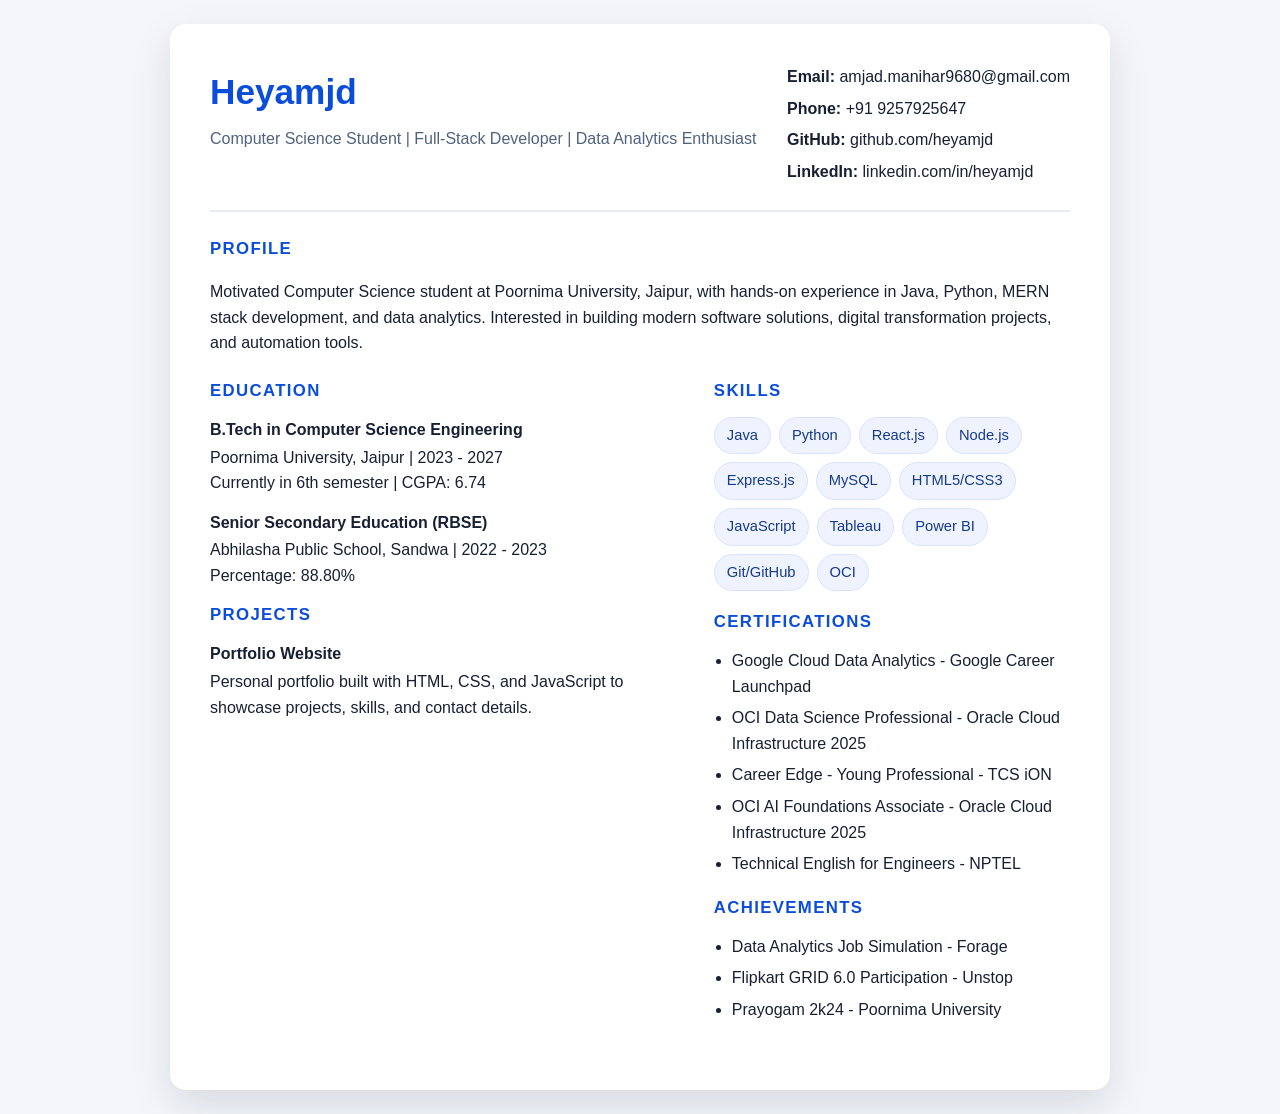
<file: assets/heyamjd-resume.html>
<!DOCTYPE html>
<html lang="en">
<head>
  <meta charset="UTF-8">
  <meta name="viewport" content="width=device-width, initial-scale=1.0">
  <title>Heyamjd Resume</title>
  <style>
    :root { color-scheme: light; }
    body {
      margin: 0;
      font-family: Arial, Helvetica, sans-serif;
      background: #f4f6fb;
      color: #172033;
      line-height: 1.6;
    }
    .page {
      max-width: 860px;
      margin: 24px auto;
      background: #fff;
      padding: 40px;
      box-shadow: 0 16px 40px rgba(16, 24, 40, 0.12);
      border-radius: 16px;
    }
    .header {
      display: flex;
      justify-content: space-between;
      gap: 24px;
      border-bottom: 2px solid #e6eaf2;
      padding-bottom: 20px;
      margin-bottom: 24px;
    }
    h1, h2, h3 { margin: 0; }
    h1 { font-size: 2.2rem; color: #0b4ddb; }
    .subtitle { color: #50627d; margin-top: 6px; }
    .contact p { margin: 0 0 6px; }
    h2 {
      font-size: 1.05rem;
      text-transform: uppercase;
      letter-spacing: 0.08em;
      margin: 0 0 12px;
      color: #0b4ddb;
    }
    section { margin-bottom: 22px; }
    ul { margin: 0; padding-left: 18px; }
    li { margin-bottom: 6px; }
    .grid { display: grid; grid-template-columns: 1.15fr 0.85fr; gap: 22px; }
    .pill-row { display: flex; flex-wrap: wrap; gap: 8px; }
    .pill {
      display: inline-block;
      background: #eef3ff;
      border: 1px solid #d9e3ff;
      color: #173a8d;
      border-radius: 999px;
      padding: 6px 12px;
      font-size: 0.92rem;
    }
    .item { margin-bottom: 14px; }
    .item strong { display: block; margin-bottom: 2px; }
    @media print {
      body { background: #fff; }
      .page { box-shadow: none; margin: 0; border-radius: 0; }
    }
    @media (max-width: 720px) {
      .page { margin: 0; border-radius: 0; padding: 24px; }
      .header, .grid { grid-template-columns: 1fr; display: block; }
      .header { display: block; }
      .contact { margin-top: 18px; }
    }
  </style>
</head>
<body>
  <main class="page">
    <header class="header">
      <div>
        <h1>Heyamjd</h1>
        <div class="subtitle">Computer Science Student | Full-Stack Developer | Data Analytics Enthusiast</div>
      </div>
      <div class="contact">
        <p><strong>Email:</strong> amjad.manihar9680@gmail.com</p>
        <p><strong>Phone:</strong> +91 9257925647</p>
        <p><strong>GitHub:</strong> github.com/heyamjd</p>
        <p><strong>LinkedIn:</strong> linkedin.com/in/heyamjd</p>
      </div>
    </header>

    <section>
      <h2>Profile</h2>
      <p>
        Motivated Computer Science student at Poornima University, Jaipur, with hands-on experience in Java, Python,
        MERN stack development, and data analytics. Interested in building modern software solutions, digital
        transformation projects, and automation tools.
      </p>
    </section>

    <div class="grid">
      <section>
        <h2>Education</h2>
        <div class="item">
          <strong>B.Tech in Computer Science Engineering</strong>
          Poornima University, Jaipur | 2023 - 2027
          <br>Currently in 6th semester | CGPA: 6.74
        </div>
        <div class="item">
          <strong>Senior Secondary Education (RBSE)</strong>
          Abhilasha Public School, Sandwa | 2022 - 2023
          <br>Percentage: 88.80%
        </div>

        <h2>Projects</h2>
        <div class="item">
          <strong>Portfolio Website</strong>
          Personal portfolio built with HTML, CSS, and JavaScript to showcase projects, skills, and contact details.
        </div>
      </section>

      <section>
        <h2>Skills</h2>
        <div class="pill-row">
          <span class="pill">Java</span>
          <span class="pill">Python</span>
          <span class="pill">React.js</span>
          <span class="pill">Node.js</span>
          <span class="pill">Express.js</span>
          <span class="pill">MySQL</span>
          <span class="pill">HTML5/CSS3</span>
          <span class="pill">JavaScript</span>
          <span class="pill">Tableau</span>
          <span class="pill">Power BI</span>
          <span class="pill">Git/GitHub</span>
          <span class="pill">OCI</span>
        </div>

        <h2 style="margin-top:18px;">Certifications</h2>
        <ul>
          <li>Google Cloud Data Analytics - Google Career Launchpad</li>
          <li>OCI Data Science Professional - Oracle Cloud Infrastructure 2025</li>
          <li>Career Edge - Young Professional - TCS iON</li>
          <li>OCI AI Foundations Associate - Oracle Cloud Infrastructure 2025</li>
          <li>Technical English for Engineers - NPTEL</li>
        </ul>

        <h2 style="margin-top:18px;">Achievements</h2>
        <ul>
          <li>Data Analytics Job Simulation - Forage</li>
          <li>Flipkart GRID 6.0 Participation - Unstop</li>
          <li>Prayogam 2k24 - Poornima University</li>
        </ul>
      </section>
    </div>
  </main>
</body>
</html>
</file>
